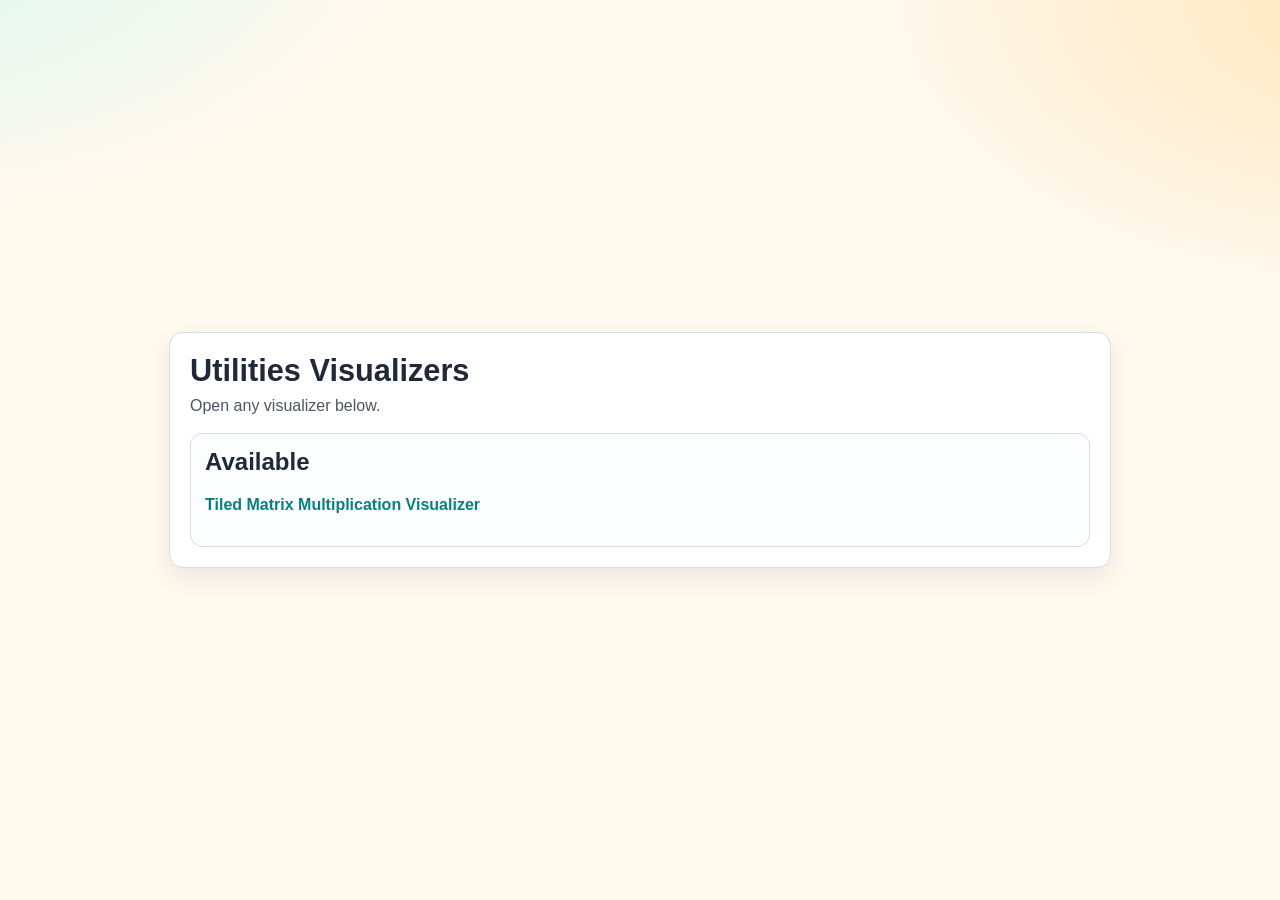
<file: index.html>
<!doctype html>
<html lang="en">
<head>
  <meta charset="UTF-8">
  <meta name="viewport" content="width=device-width, initial-scale=1.0">
  <title>Utilities Visualizers</title>
  <style>
    body {
      margin: 0;
      font-family: "Trebuchet MS", Verdana, sans-serif;
      color: #1f2937;
      background:
        radial-gradient(900px 500px at -10% -10%, #d9f9f4 0%, transparent 60%),
        radial-gradient(900px 500px at 110% 0%, #ffe5b8 0%, transparent 60%),
        #fff9ee;
      min-height: 100vh;
      display: grid;
      place-items: center;
    }

    main {
      width: min(900px, 92vw);
      background: #fff;
      border: 1px solid #d5dbe7;
      border-radius: 14px;
      box-shadow: 0 10px 28px rgba(17, 24, 39, 0.08);
      padding: 20px;
    }

    h1 {
      margin: 0 0 8px;
      font-size: clamp(1.5rem, 2.4vw, 2.1rem);
    }

    p {
      margin: 0 0 18px;
      color: #4b5563;
    }

    .card {
      border: 1px solid #d5dbe7;
      border-radius: 12px;
      padding: 14px;
      background: #fcfdff;
    }

    a {
      color: #0a7f7f;
      font-weight: 700;
      text-decoration: none;
    }

    a:hover {
      text-decoration: underline;
    }
  </style>
</head>
<body>
  <main>
    <h1>Utilities Visualizers</h1>
    <p>Open any visualizer below.</p>
    <section class="card">
      <h2 style="margin-top: 0;">Available</h2>
      <p>
        <a href="tiled-matrix-multiplication/index.html">Tiled Matrix Multiplication Visualizer</a>
      </p>
    </section>
  </main>
</body>
</html>
</file>
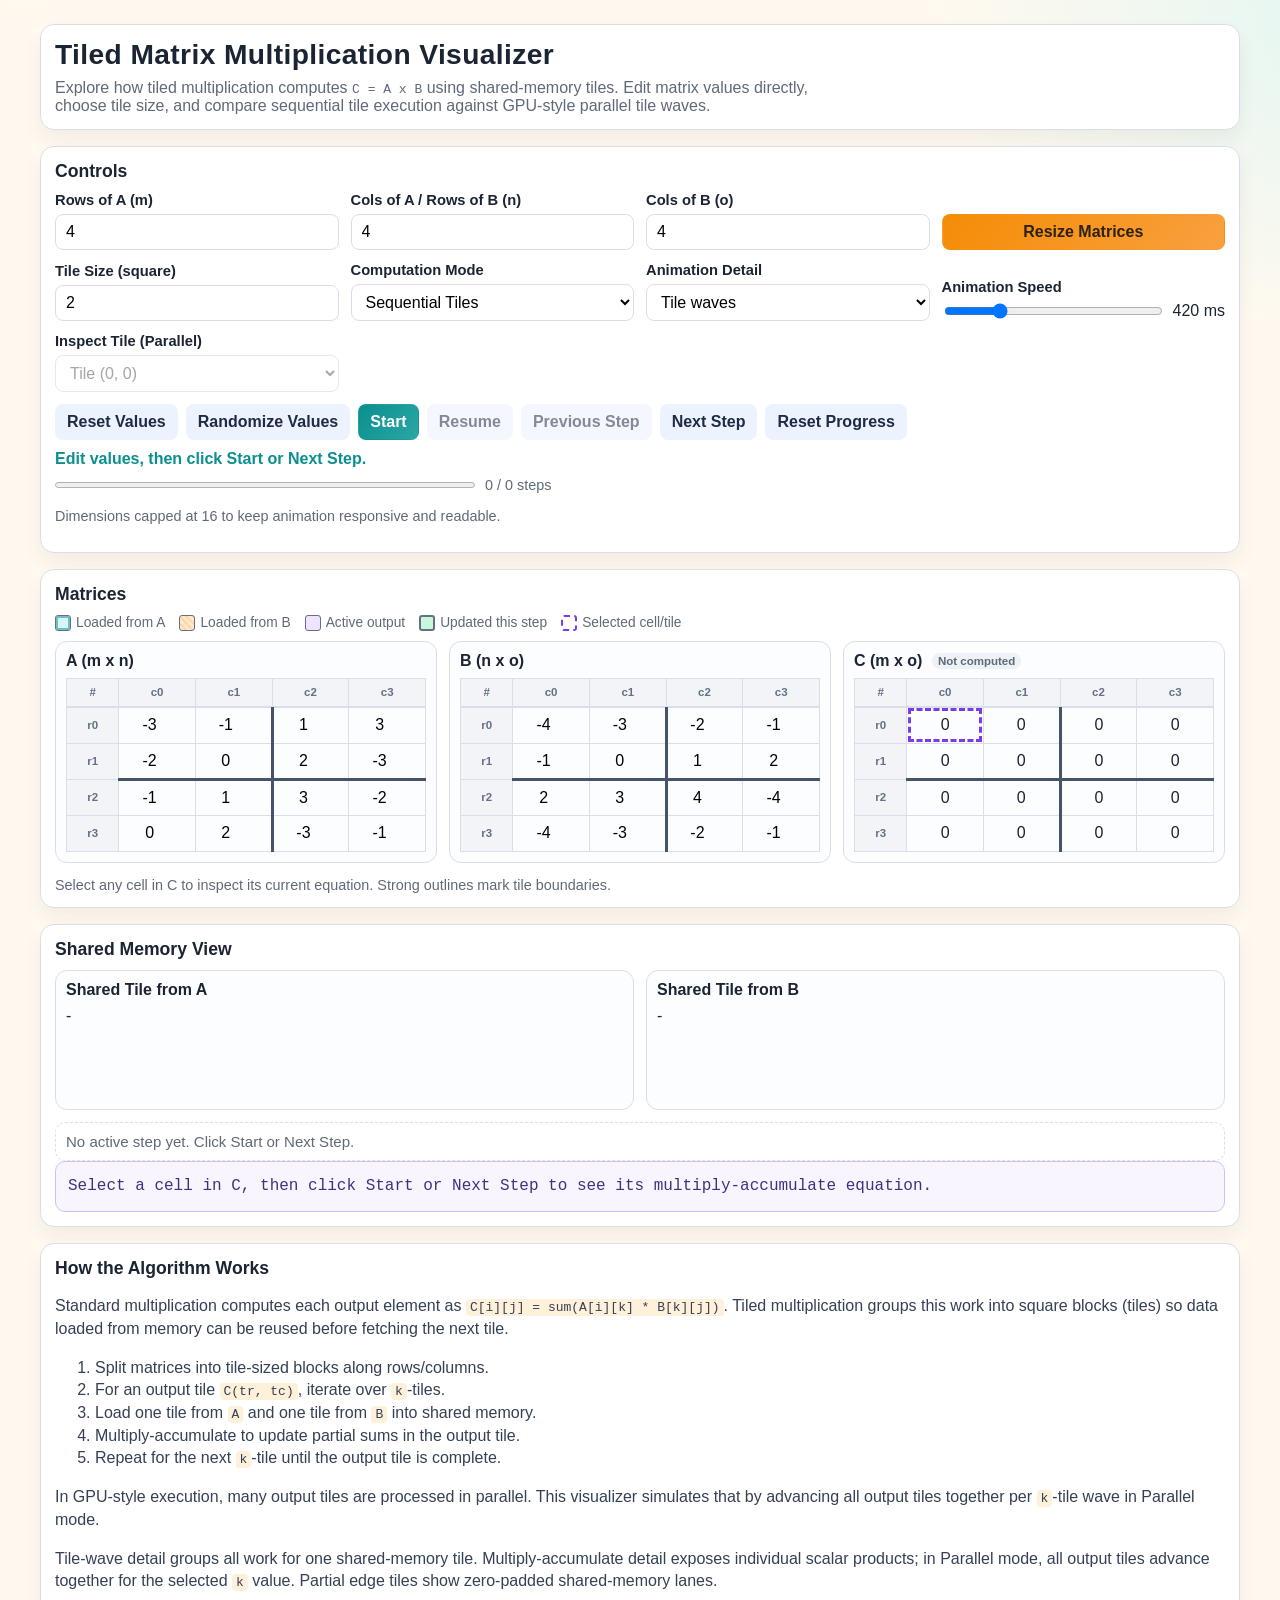
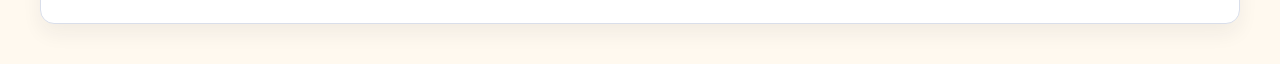
<file: tiled-matrix-multiplication/index.html>
<!doctype html>
<html lang="en">
<head>
  <meta charset="UTF-8">
  <meta name="viewport" content="width=device-width, initial-scale=1.0">
  <title>Tiled Matrix Multiplication Visualizer</title>
  <link rel="stylesheet" href="styles.css">
</head>
<body>
  <main class="shell">
    <section class="panel">
      <h1>Tiled Matrix Multiplication Visualizer</h1>
      <p class="lead">
        Explore how tiled multiplication computes <code>C = A x B</code> using shared-memory tiles. Edit matrix values directly, choose tile size,
        and compare sequential tile execution against GPU-style parallel tile waves.
      </p>
    </section>

    <section class="panel">
      <h2>Controls</h2>
      <div class="controls">
        <div class="field">
          <label for="mInput">Rows of A (m)</label>
          <input id="mInput" type="number" min="1" max="16" value="4">
        </div>
        <div class="field">
          <label for="nInput">Cols of A / Rows of B (n)</label>
          <input id="nInput" type="number" min="1" max="16" value="4">
        </div>
        <div class="field">
          <label for="oInput">Cols of B (o)</label>
          <input id="oInput" type="number" min="1" max="16" value="4">
        </div>
        <div class="field">
          <label>&nbsp;</label>
          <button id="resizeBtn" class="btn-alt" type="button">Resize Matrices</button>
        </div>

        <div class="field">
          <label for="tileInput">Tile Size (square)</label>
          <input id="tileInput" type="number" min="1" max="16" value="2">
        </div>
        <div class="field">
          <label for="modeSelect">Computation Mode</label>
          <select id="modeSelect">
            <option value="sequential">Sequential Tiles</option>
            <option value="parallel">Parallel Tiles (GPU-like)</option>
          </select>
        </div>
        <div class="field">
          <label for="detailSelect">Animation Detail</label>
          <select id="detailSelect">
            <option value="tile">Tile waves</option>
            <option value="mac">Multiply-accumulate detail</option>
          </select>
        </div>
        <div class="field">
          <label for="speedInput">Animation Speed</label>
          <div class="speed-wrap">
            <input id="speedInput" type="range" min="80" max="1500" step="20" value="420">
            <output id="speedLabel">420 ms</output>
          </div>
        </div>
        <div class="field">
          <label for="inspectTileSelect">Inspect Tile (Parallel)</label>
          <select id="inspectTileSelect"></select>
        </div>
      </div>

      <div class="btn-row" style="margin-top: 12px;">
        <button id="defaultsBtn" type="button">Reset Values</button>
        <button id="randomBtn" type="button">Randomize Values</button>
        <button id="startBtn" type="button" class="btn-primary">Start</button>
        <button id="pauseBtn" type="button">Pause</button>
        <button id="prevBtn" type="button">Previous Step</button>
        <button id="stepBtn" type="button">Next Step</button>
        <button id="resetBtn" type="button">Reset Progress</button>
      </div>

      <div id="status" class="status" aria-live="polite"></div>
      <div class="progress-wrap" aria-label="Simulation progress">
        <progress id="stepProgress" value="0" max="1"></progress>
        <span id="progressLabel">0 / 0 steps</span>
      </div>
      <p class="tiny">Dimensions capped at 16 to keep animation responsive and readable.</p>
    </section>

    <section class="panel">
      <h2>Matrices</h2>
      <div class="legend" aria-label="Matrix highlight legend">
        <span><i class="swatch swatch-a" aria-hidden="true"></i>Loaded from A</span>
        <span><i class="swatch swatch-b" aria-hidden="true"></i>Loaded from B</span>
        <span><i class="swatch swatch-c" aria-hidden="true"></i>Active output</span>
        <span><i class="swatch swatch-updated" aria-hidden="true"></i>Updated this step</span>
        <span><i class="swatch swatch-selected" aria-hidden="true"></i>Selected cell/tile</span>
      </div>
      <div class="matrices">
        <article class="matrix-card">
          <h3>A (m x n)</h3>
          <div id="aContainer"></div>
        </article>
        <article class="matrix-card">
          <h3>B (n x o)</h3>
          <div id="bContainer"></div>
        </article>
        <article id="cCard" class="matrix-card result-card">
          <h3>C (m x o) <span id="resultBadge" class="result-badge">Not computed</span></h3>
          <div id="cContainer"></div>
        </article>
      </div>
      <p class="tiny matrix-hint">Select any cell in C to inspect its current equation. Strong outlines mark tile boundaries.</p>
    </section>

    <section class="panel">
      <h2>Shared Memory View</h2>
      <div class="shared">
        <article class="matrix-card">
          <h3>Shared Tile from A</h3>
          <div id="sharedAContainer"></div>
        </article>
        <article class="matrix-card">
          <h3>Shared Tile from B</h3>
          <div id="sharedBContainer"></div>
        </article>
        <div id="sharedMeta" class="shared-meta">No active step yet. Click Start or Next Step.</div>
      </div>
      <div id="equationPanel" class="equation-panel" aria-live="polite">
        Select a cell in C, then click Start or Next Step to see its multiply-accumulate equation.
      </div>
    </section>

    <section class="panel algo">
      <h2>How the Algorithm Works</h2>
      <p>
        Standard multiplication computes each output element as <code>C[i][j] = sum(A[i][k] * B[k][j])</code>. Tiled multiplication groups this work into
        square blocks (tiles) so data loaded from memory can be reused before fetching the next tile.
      </p>
      <ol>
        <li>Split matrices into tile-sized blocks along rows/columns.</li>
        <li>For an output tile <code>C(tr, tc)</code>, iterate over <code>k</code>-tiles.</li>
        <li>Load one tile from <code>A</code> and one tile from <code>B</code> into shared memory.</li>
        <li>Multiply-accumulate to update partial sums in the output tile.</li>
        <li>Repeat for the next <code>k</code>-tile until the output tile is complete.</li>
      </ol>
      <p>
        In GPU-style execution, many output tiles are processed in parallel. This visualizer simulates that by advancing all output tiles together per
        <code>k</code>-tile wave in Parallel mode.
      </p>
      <p>
        Tile-wave detail groups all work for one shared-memory tile. Multiply-accumulate detail exposes individual scalar products; in Parallel mode,
        all output tiles advance together for the selected <code>k</code> value. Partial edge tiles show zero-padded shared-memory lanes.
      </p>
    </section>
  </main>

  <script src="script.js" defer></script>
</body>
</html>
</file>
<file: tiled-matrix-multiplication/styles.css>
:root {
      --bg: #fff9ef;
      --panel: #ffffff;
      --text: #1b2432;
      --muted: #5f6978;
      --accent: #0b8f8f;
      --accent-2: #f48c06;
      --line: #d9deea;
      --active: #ffe6ba;
      --updated: #c8f7de;
      --a-highlight: #d7f5f6;
      --b-highlight: #ffe9cc;
      --c-highlight: #efe4ff;
      --danger: #b42318;
      --tile-line: #475467;
      --selected: #7c3aed;
    }

    * {
      box-sizing: border-box;
    }

    body {
      margin: 0;
      font-family: "Trebuchet MS", Verdana, sans-serif;
      color: var(--text);
      background:
        radial-gradient(1200px 600px at -15% -20%, #ffe4b5 0%, transparent 60%),
        radial-gradient(1000px 600px at 120% 0%, #d8f5f3 0%, transparent 60%),
        var(--bg);
      min-height: 100vh;
    }

    .shell {
      width: min(1200px, 95vw);
      margin: 24px auto 40px;
      display: grid;
      gap: 16px;
    }

    .panel {
      background: var(--panel);
      border: 1px solid var(--line);
      border-radius: 14px;
      padding: 14px;
      box-shadow: 0 10px 20px rgba(30, 41, 59, 0.06);
      animation: rise 420ms ease both;
    }

    .panel:nth-child(2) { animation-delay: 80ms; }
    .panel:nth-child(3) { animation-delay: 140ms; }
    .panel:nth-child(4) { animation-delay: 180ms; }

    @keyframes rise {
      from {
        opacity: 0;
        transform: translateY(10px);
      }
      to {
        opacity: 1;
        transform: translateY(0);
      }
    }

    h1 {
      margin: 0;
      font-size: clamp(1.5rem, 2.2vw, 2.2rem);
      letter-spacing: 0.4px;
    }

    .lead {
      margin: 8px 0 0;
      color: var(--muted);
      max-width: 88ch;
    }

    h2 {
      margin: 0 0 10px;
      font-size: 1.1rem;
    }

    .controls {
      display: grid;
      gap: 12px;
      grid-template-columns: repeat(auto-fit, minmax(240px, 1fr));
      align-items: end;
    }

    .field {
      display: grid;
      gap: 6px;
    }

    .field label {
      font-weight: 700;
      font-size: 0.92rem;
    }

    input[type="number"],
    select,
    button,
    input[type="range"] {
      font: inherit;
    }

    input[type="number"],
    select {
      width: 100%;
      border: 1px solid var(--line);
      border-radius: 8px;
      padding: 8px 10px;
      background: #fff;
    }

    button {
      border: 1px solid transparent;
      border-radius: 8px;
      padding: 8px 11px;
      font-weight: 700;
      cursor: pointer;
      background: #edf2ff;
      color: #1f2a44;
      transition: transform 120ms ease, box-shadow 120ms ease;
    }

    button:hover:not(:disabled) {
      transform: translateY(-1px);
      box-shadow: 0 6px 12px rgba(31, 42, 68, 0.14);
    }

    button:disabled {
      opacity: 0.55;
      cursor: not-allowed;
    }

    .btn-primary {
      background: linear-gradient(130deg, #0b8f8f, #2aa7a6);
      color: #fff;
    }

    .btn-alt {
      background: linear-gradient(130deg, #f48c06, #f9a03f);
      color: #2c220f;
    }

    .btn-row {
      display: flex;
      flex-wrap: wrap;
      gap: 8px;
    }

    .speed-wrap {
      display: grid;
      grid-template-columns: 1fr auto;
      gap: 8px;
      align-items: center;
    }

    .status {
      margin-top: 10px;
      font-weight: 700;
      color: var(--accent);
      min-height: 1.2em;
    }

    .status.error {
      color: var(--danger);
    }

    .progress-wrap {
      margin-top: 8px;
      display: flex;
      align-items: center;
      gap: 10px;
      color: var(--muted);
      font-size: 0.9rem;
    }

    .progress-wrap progress {
      width: min(420px, 75%);
      height: 12px;
      accent-color: var(--accent);
    }

    .matrices {
      display: grid;
      gap: 12px;
      grid-template-columns: repeat(auto-fit, minmax(280px, 1fr));
    }

    .legend {
      display: flex;
      flex-wrap: wrap;
      gap: 8px 14px;
      margin: 0 0 10px;
      color: var(--muted);
      font-size: 0.86rem;
    }

    .legend span {
      display: inline-flex;
      align-items: center;
      gap: 5px;
    }

    .swatch {
      width: 16px;
      height: 16px;
      display: inline-block;
      border: 1px solid #667085;
      border-radius: 3px;
    }

    .swatch-a { background: var(--a-highlight); box-shadow: inset 0 0 0 2px #69bfc2; }
    .swatch-b { background: repeating-linear-gradient(45deg, var(--b-highlight), var(--b-highlight) 3px, #ffd7a6 3px, #ffd7a6 5px); }
    .swatch-c { background: var(--c-highlight); }
    .swatch-updated { background: var(--updated); border-width: 2px; }
    .swatch-selected { background: #fff; border: 2px dashed var(--selected); }

    .matrix-card {
      border: 1px solid var(--line);
      border-radius: 12px;
      padding: 10px;
      background: #fcfdff;
      overflow: auto;
    }

    .result-card {
      position: relative;
    }

    .result-card.stale #cContainer {
      opacity: 0.32;
      filter: grayscale(0.6);
    }

    .result-card.stale::after {
      content: "Out of date";
      position: absolute;
      inset: 50% auto auto 50%;
      transform: translate(-50%, -50%);
      padding: 6px 10px;
      border-radius: 999px;
      background: #fff4e5;
      border: 1px solid #f79009;
      color: #7a2e0e;
      font-weight: 800;
      pointer-events: none;
    }

    .result-badge {
      display: inline-block;
      margin-left: 5px;
      padding: 2px 6px;
      border-radius: 999px;
      background: #eef2f6;
      color: var(--muted);
      font-size: 0.72rem;
      font-weight: 700;
      vertical-align: 1px;
    }

    .result-badge.complete {
      background: var(--updated);
      color: #067647;
    }

    .result-badge.stale {
      background: #fff4e5;
      color: #b54708;
    }

    .matrix-card h3 {
      margin: 0 0 8px;
      font-size: 1rem;
    }

    table.matrix {
      border-collapse: collapse;
      table-layout: fixed;
      width: max-content;
      min-width: 100%;
    }

    table.matrix td,
    table.matrix th {
      border: 1px solid var(--line);
      width: 44px;
      height: 36px;
      padding: 0;
      text-align: center;
      transition: background-color 140ms ease;
    }

    table.matrix th {
      width: 30px;
      min-width: 30px;
      height: 28px;
      background: #f2f4f7;
      color: #667085;
      font-size: 0.72rem;
      font-weight: 700;
    }

    table.matrix caption {
      position: absolute;
      width: 1px;
      height: 1px;
      padding: 0;
      margin: -1px;
      overflow: hidden;
      clip: rect(0, 0, 0, 0);
      white-space: nowrap;
      border: 0;
    }

    table.matrix td.active-a {
      background: var(--a-highlight);
      box-shadow: inset 0 0 0 2px #69bfc2;
    }

    table.matrix td.active-b {
      background: repeating-linear-gradient(45deg, var(--b-highlight), var(--b-highlight) 5px, #ffd7a6 5px, #ffd7a6 7px);
    }

    table.matrix td.active-c { background: var(--c-highlight); }

    table.matrix td.updated {
      background: var(--updated);
      box-shadow: inset 0 0 0 2px #12b76a;
      font-weight: 800;
    }

    table.matrix td.inspected {
      outline: 3px solid var(--accent-2);
      outline-offset: -3px;
    }

    table.matrix td.selected {
      outline: 3px dashed var(--selected);
      outline-offset: -4px;
    }

    table.matrix td.tile-edge-right {
      border-right: 3px solid var(--tile-line);
    }

    table.matrix td.tile-edge-bottom {
      border-bottom: 3px solid var(--tile-line);
    }

    table.matrix td.padding-cell {
      color: #667085;
      background: repeating-linear-gradient(135deg, #f2f4f7, #f2f4f7 5px, #e4e7ec 5px, #e4e7ec 7px);
    }

    table.matrix td.selectable {
      cursor: pointer;
    }

    table.matrix input {
      width: 100%;
      height: 100%;
      border: none;
      padding: 4px;
      text-align: center;
      background: transparent;
      font: inherit;
    }

    table.matrix input:focus {
      outline: 2px solid var(--accent);
      outline-offset: -2px;
      background: #f2fdfd;
    }

    .shared {
      display: grid;
      gap: 12px;
      grid-template-columns: minmax(220px, 1fr) minmax(220px, 1fr);
    }

    .shared .matrix-card {
      min-height: 140px;
    }

    .shared-meta {
      grid-column: 1 / -1;
      border: 1px dashed var(--line);
      border-radius: 10px;
      padding: 10px;
      background: #fff;
      font-size: 0.94rem;
      color: var(--muted);
    }

    .equation-panel {
      grid-column: 1 / -1;
      border: 1px solid #d6bbfb;
      border-radius: 10px;
      padding: 12px;
      background: #f9f5ff;
      color: #42307d;
      font-family: ui-monospace, SFMono-Regular, Consolas, monospace;
      line-height: 1.55;
      overflow-wrap: anywhere;
    }

    .matrix-hint {
      margin-bottom: 0;
    }

    .algo p,
    .algo li {
      color: #344054;
      line-height: 1.42;
    }

    .algo code {
      background: #fff0da;
      border-radius: 4px;
      padding: 1px 4px;
    }

    .tiny {
      font-size: 0.9rem;
      color: var(--muted);
    }

    @media (max-width: 780px) {
      .shared {
        grid-template-columns: 1fr;
      }

      table.matrix td,
      table.matrix th {
        width: 38px;
        height: 34px;
      }
    }

    @media (prefers-reduced-motion: reduce) {
      *,
      *::before,
      *::after {
        scroll-behavior: auto !important;
        animation-duration: 0.01ms !important;
        animation-iteration-count: 1 !important;
        transition-duration: 0.01ms !important;
      }
    }
</file>
